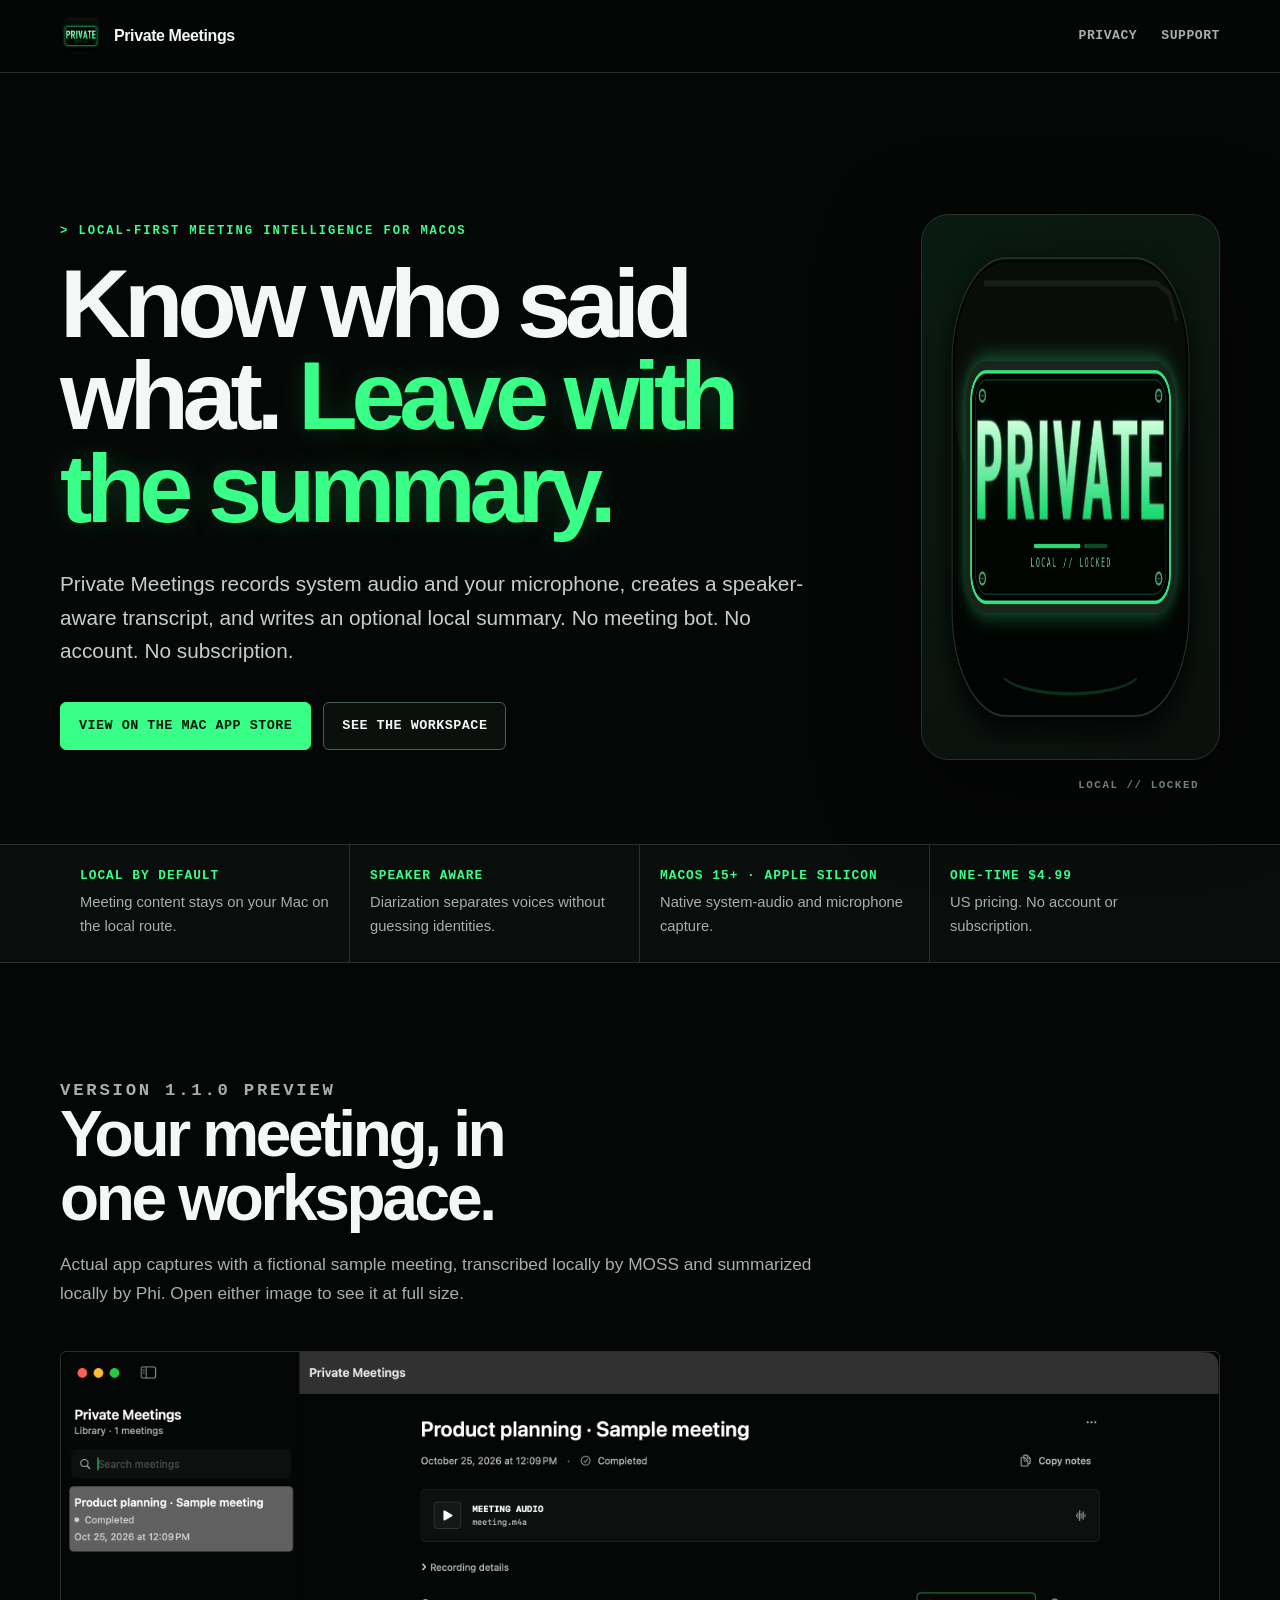
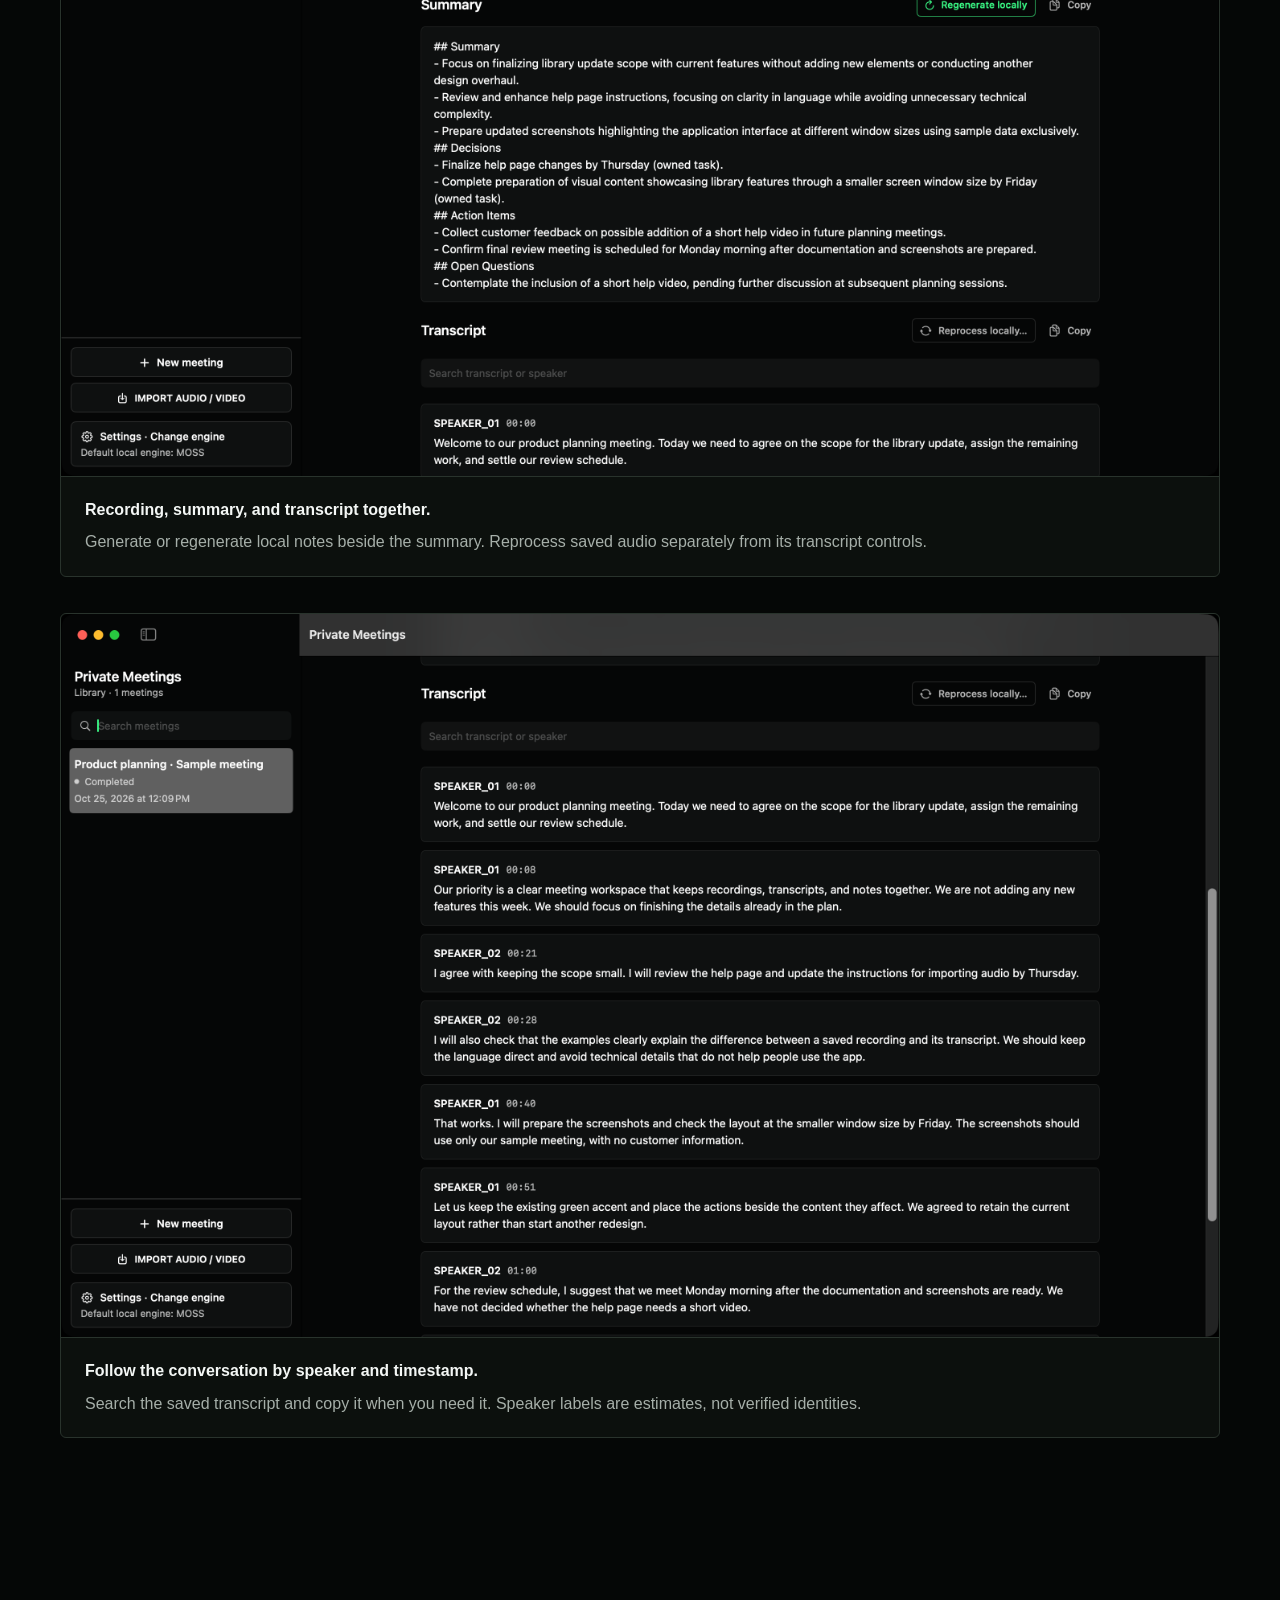
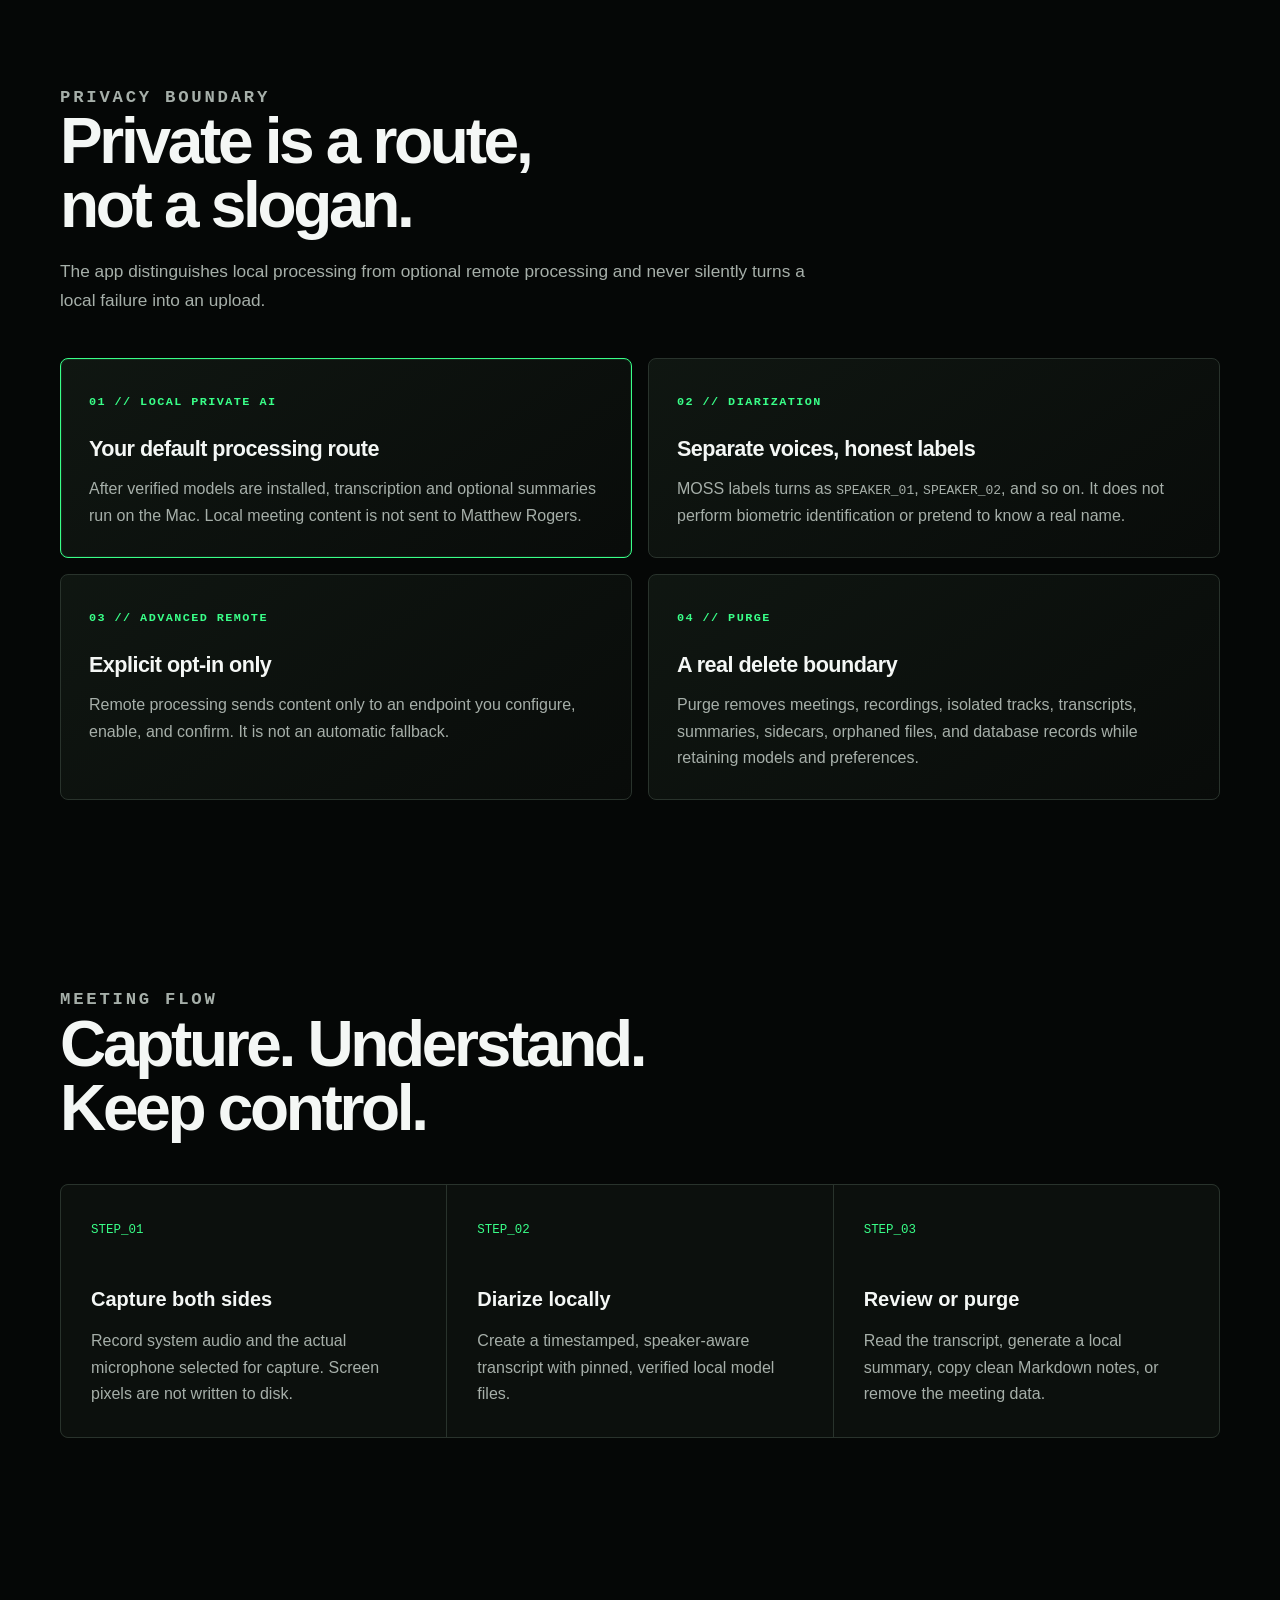
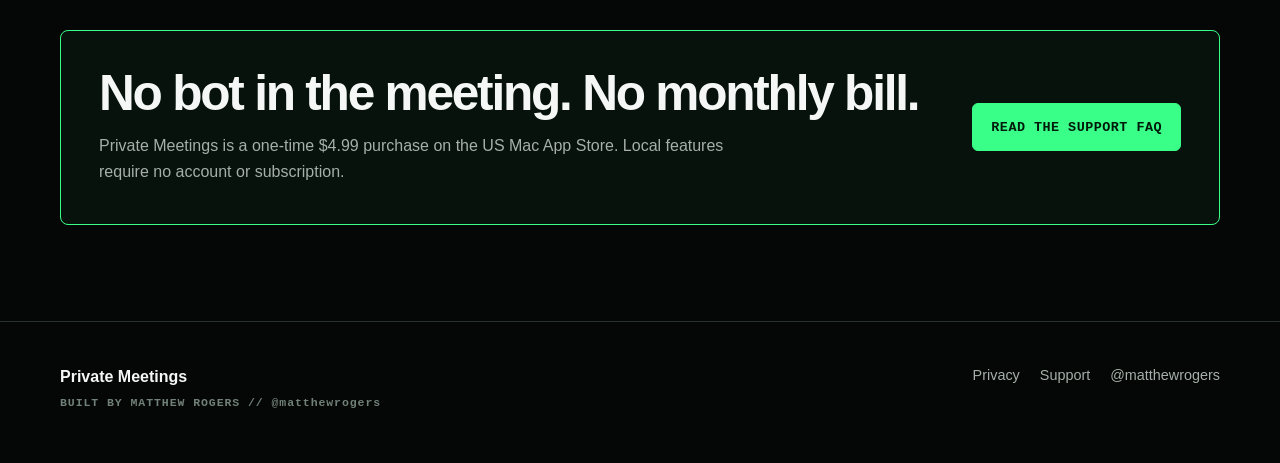
<file: index.html>
<!doctype html>
<html lang="en">
<head>
  <meta charset="utf-8">
  <meta name="viewport" content="width=device-width, initial-scale=1">
  <meta name="theme-color" content="#050706">
  <meta name="description" content="Private Meetings is a local-first Mac recorder with speaker diarization and optional on-device summaries.">
  <meta property="og:title" content="Private Meetings — local, diarized meeting notes">
  <meta property="og:description" content="Know who said what. Leave with the summary. No meeting bot, account, or subscription.">
  <meta property="og:type" content="website">
  <meta property="og:url" content="https://ramborogers.github.io/private-meetings-site/">
  <meta property="og:image" content="https://ramborogers.github.io/private-meetings-site/assets/app-icon.png">
  <link rel="canonical" href="https://ramborogers.github.io/private-meetings-site/">
  <link rel="icon" href="assets/app-icon.png">
  <link rel="stylesheet" href="assets/styles.css">
  <title>Private Meetings — Local, diarized meeting notes for Mac</title>
</head>
<body>
  <a class="skip-link" href="#main">Skip to content</a>
  <header class="site-header">
    <nav class="nav shell" aria-label="Primary navigation">
      <a class="brand" href="./" aria-current="page">
        <img src="assets/app-icon.png" width="42" height="42" alt="">
        <span>Private Meetings</span>
      </a>
      <div class="nav-links">
        <a href="privacy/">Privacy</a>
        <a href="support/">Support</a>
      </div>
    </nav>
  </header>

  <main id="main">
    <section class="hero">
      <div class="shell hero-grid">
        <div>
          <p class="eyebrow">Local-first meeting intelligence for macOS</p>
          <h1>Know who said what. <span class="signal">Leave with the summary.</span></h1>
          <p class="lede">Private Meetings records system audio and your microphone, creates a speaker-aware transcript, and writes an optional local summary. No meeting bot. No account. No subscription.</p>
          <div class="actions">
            <a class="button primary" href="https://apps.apple.com/app/id6799528504">View on the Mac App Store</a>
            <a class="button" href="#screenshots">See the workspace</a>
          </div>
        </div>
        <div class="icon-stage" aria-label="Private Meetings app icon">
          <img src="assets/app-icon.png" width="512" height="512" alt="Private Meetings — Private, Local, Locked">
        </div>
      </div>
    </section>

    <div class="status-strip">
      <div class="shell status-grid">
        <div class="status-item"><strong>Local by default</strong><span>Meeting content stays on your Mac on the local route.</span></div>
        <div class="status-item"><strong>Speaker aware</strong><span>Diarization separates voices without guessing identities.</span></div>
        <div class="status-item"><strong>macOS 15+ · Apple Silicon</strong><span>Native system-audio and microphone capture.</span></div>
        <div class="status-item"><strong>One-time $4.99</strong><span>US pricing. No account or subscription.</span></div>
      </div>
    </div>

    <section class="section" id="screenshots" aria-labelledby="screenshots-heading">
      <div class="shell">
        <div class="section-head">
          <p class="terminal-label">Version 1.1.0 preview</p>
          <h2 id="screenshots-heading">Your meeting, in one workspace.</h2>
          <p>Actual app captures with a fictional sample meeting, transcribed locally by MOSS and summarized locally by Phi. Open either image to see it at full size.</p>
        </div>
        <figure class="product-capture">
          <a href="assets/meeting-workspace-1.1.0.png" aria-label="Open full-size meeting workspace screenshot">
            <img src="assets/meeting-workspace-1.1.0.png" width="2880" height="1800" loading="lazy" decoding="async" alt="Private Meetings showing a sample recording, a locally generated summary with decisions and action items, and contextual summary and transcript controls.">
          </a>
          <figcaption><strong>Recording, summary, and transcript together.</strong> Generate or regenerate local notes beside the summary. Reprocess saved audio separately from its transcript controls.</figcaption>
        </figure>
        <figure class="product-capture">
          <a href="assets/speaker-transcript-1.1.0.png" aria-label="Open full-size speaker transcript screenshot">
            <img src="assets/speaker-transcript-1.1.0.png" width="2880" height="1800" loading="lazy" decoding="async" alt="The sample meeting transcript with timestamped SPEAKER_01 and SPEAKER_02 turns, transcript search, copy, and local reprocessing controls.">
          </a>
          <figcaption><strong>Follow the conversation by speaker and timestamp.</strong> Search the saved transcript and copy it when you need it. Speaker labels are estimates, not verified identities.</figcaption>
        </figure>
      </div>
    </section>

    <section class="section" id="privacy-boundary">
      <div class="shell">
        <div class="section-head">
          <p class="terminal-label">Privacy boundary</p>
          <h2>Private is a route, not a slogan.</h2>
          <p>The app distinguishes local processing from optional remote processing and never silently turns a local failure into an upload.</p>
        </div>
        <div class="card-grid">
          <article class="card highlight">
            <span class="index">01 // LOCAL PRIVATE AI</span>
            <h3>Your default processing route</h3>
            <p>After verified models are installed, transcription and optional summaries run on the Mac. Local meeting content is not sent to Matthew Rogers.</p>
          </article>
          <article class="card">
            <span class="index">02 // DIARIZATION</span>
            <h3>Separate voices, honest labels</h3>
            <p>MOSS labels turns as <code>SPEAKER_01</code>, <code>SPEAKER_02</code>, and so on. It does not perform biometric identification or pretend to know a real name.</p>
          </article>
          <article class="card">
            <span class="index">03 // ADVANCED REMOTE</span>
            <h3>Explicit opt-in only</h3>
            <p>Remote processing sends content only to an endpoint you configure, enable, and confirm. It is not an automatic fallback.</p>
          </article>
          <article class="card">
            <span class="index">04 // PURGE</span>
            <h3>A real delete boundary</h3>
            <p>Purge removes meetings, recordings, isolated tracks, transcripts, summaries, sidecars, orphaned files, and database records while retaining models and preferences.</p>
          </article>
        </div>
      </div>
    </section>

    <section class="section compact">
      <div class="shell">
        <div class="section-head">
          <p class="terminal-label">Meeting flow</p>
          <h2>Capture. Understand. Keep control.</h2>
        </div>
        <div class="flow">
          <article class="flow-step"><code>STEP_01</code><h3>Capture both sides</h3><p>Record system audio and the actual microphone selected for capture. Screen pixels are not written to disk.</p></article>
          <article class="flow-step"><code>STEP_02</code><h3>Diarize locally</h3><p>Create a timestamped, speaker-aware transcript with pinned, verified local model files.</p></article>
          <article class="flow-step"><code>STEP_03</code><h3>Review or purge</h3><p>Read the transcript, generate a local summary, copy clean Markdown notes, or remove the meeting data.</p></article>
        </div>
      </div>
    </section>

    <section class="section">
      <div class="shell callout">
        <div>
          <h2>No bot in the meeting. No monthly bill.</h2>
          <p>Private Meetings is a one-time $4.99 purchase on the US Mac App Store. Local features require no account or subscription.</p>
        </div>
        <a class="button primary" href="support/">Read the support FAQ</a>
      </div>
    </section>
  </main>

  <footer class="site-footer">
    <div class="shell footer-grid">
      <div class="footer-brand">Private Meetings<span>BUILT BY MATTHEW ROGERS // @matthewrogers</span></div>
      <div class="footer-links">
        <a href="privacy/">Privacy</a>
        <a href="support/">Support</a>
        <a href="https://x.com/matthewrogers" rel="me">@matthewrogers</a>
      </div>
    </div>
  </footer>
</body>
</html>
</file>
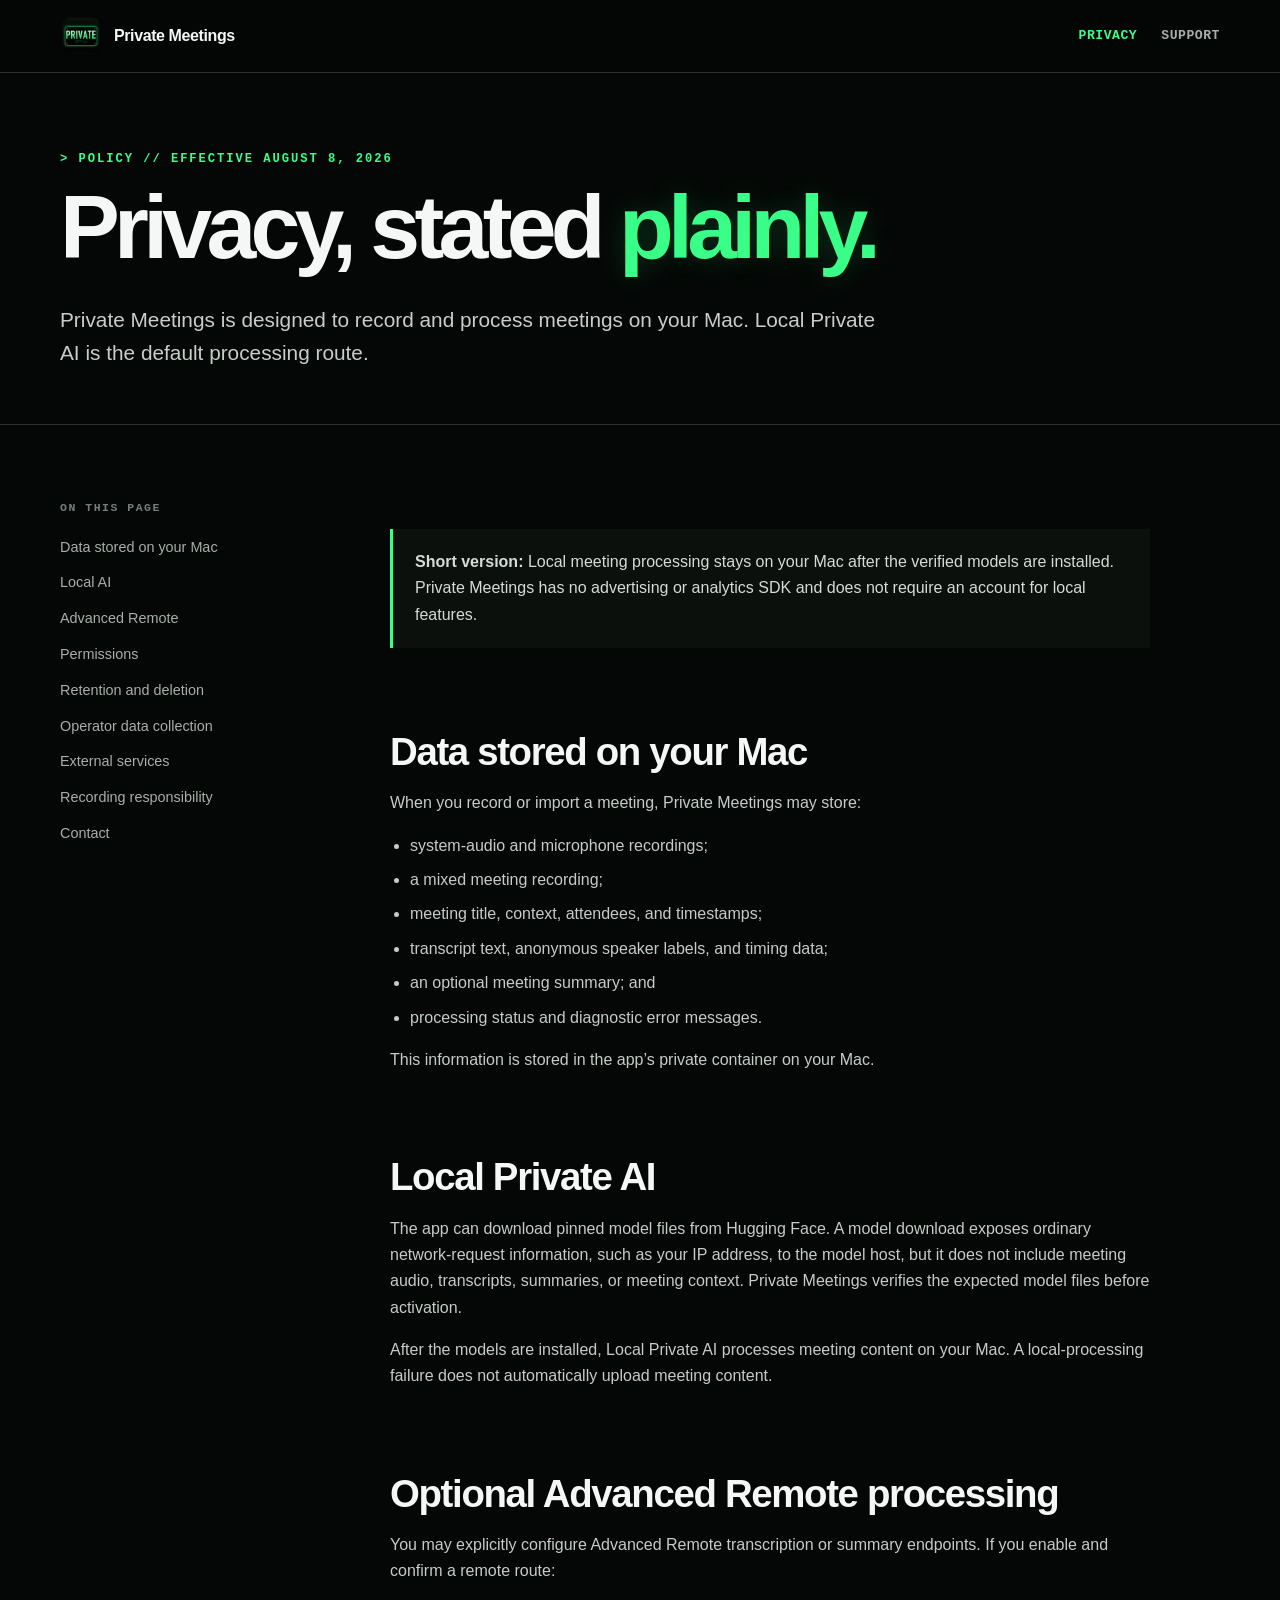
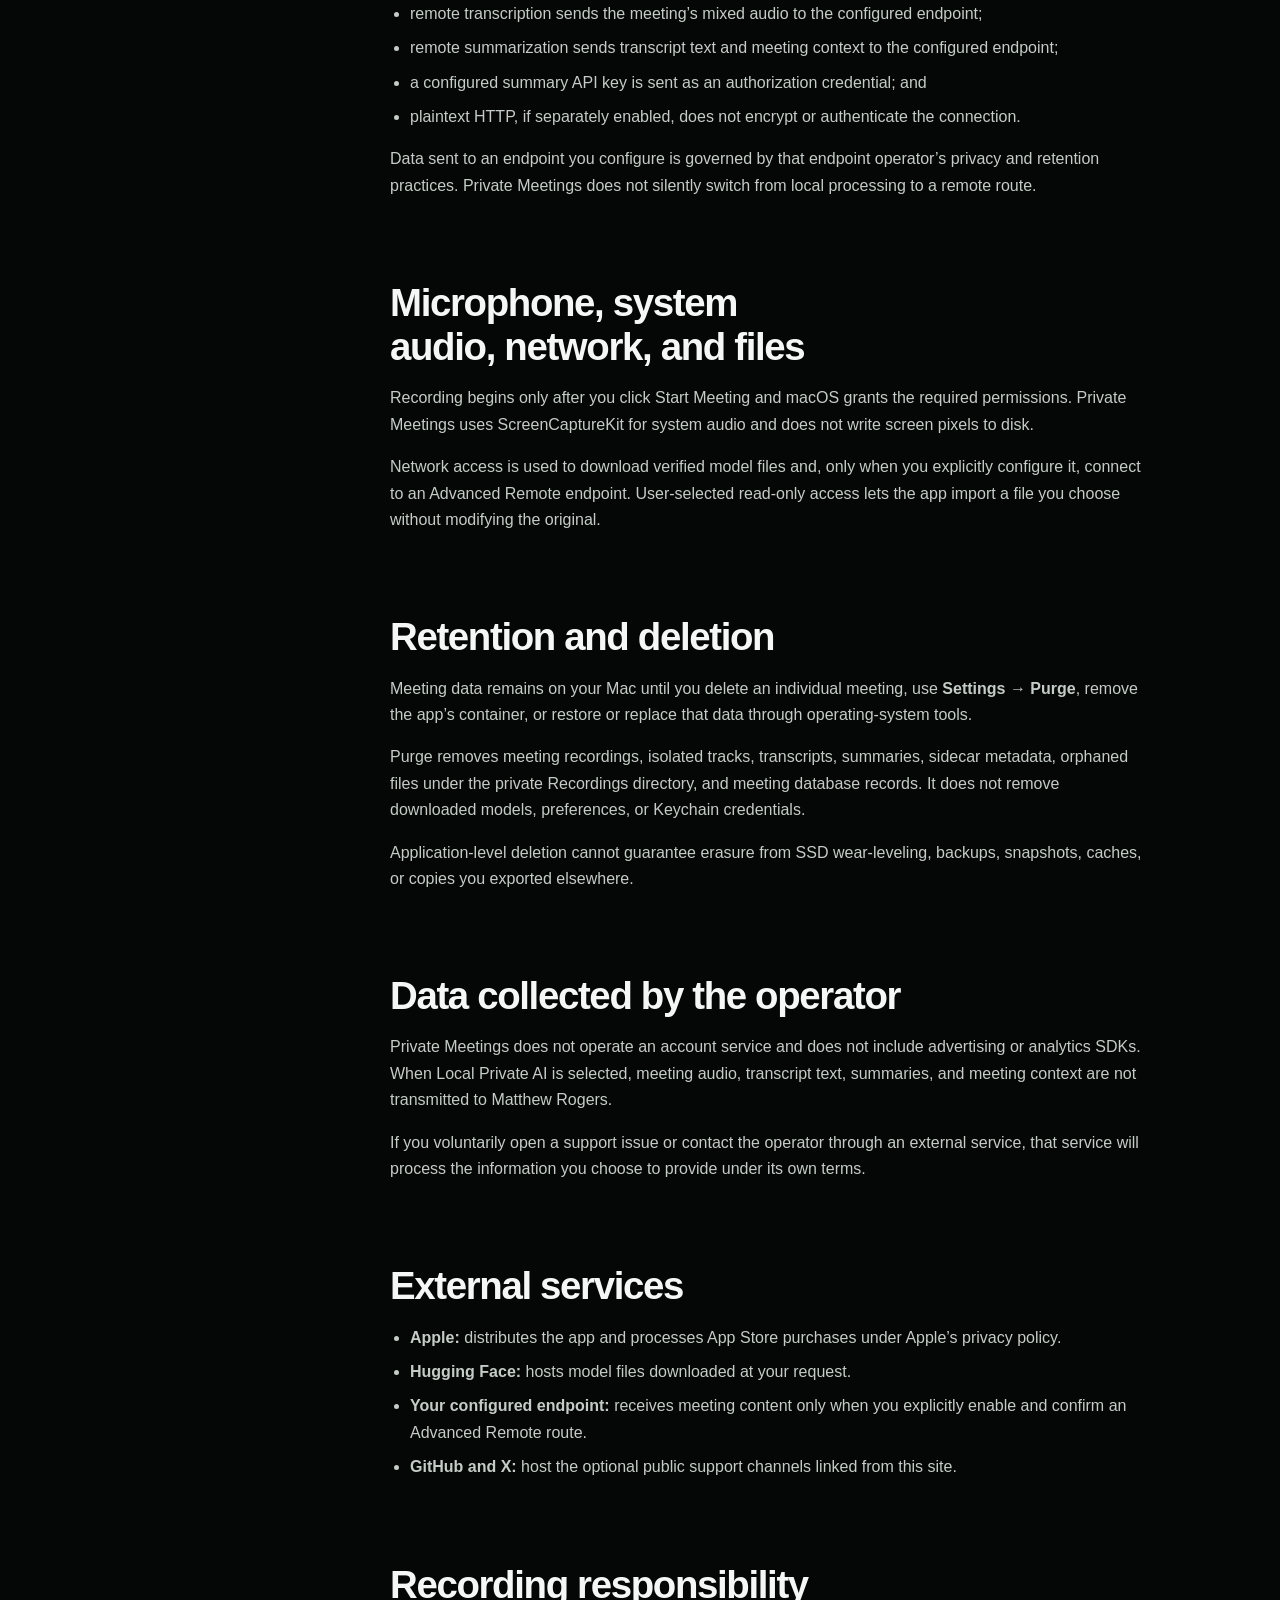
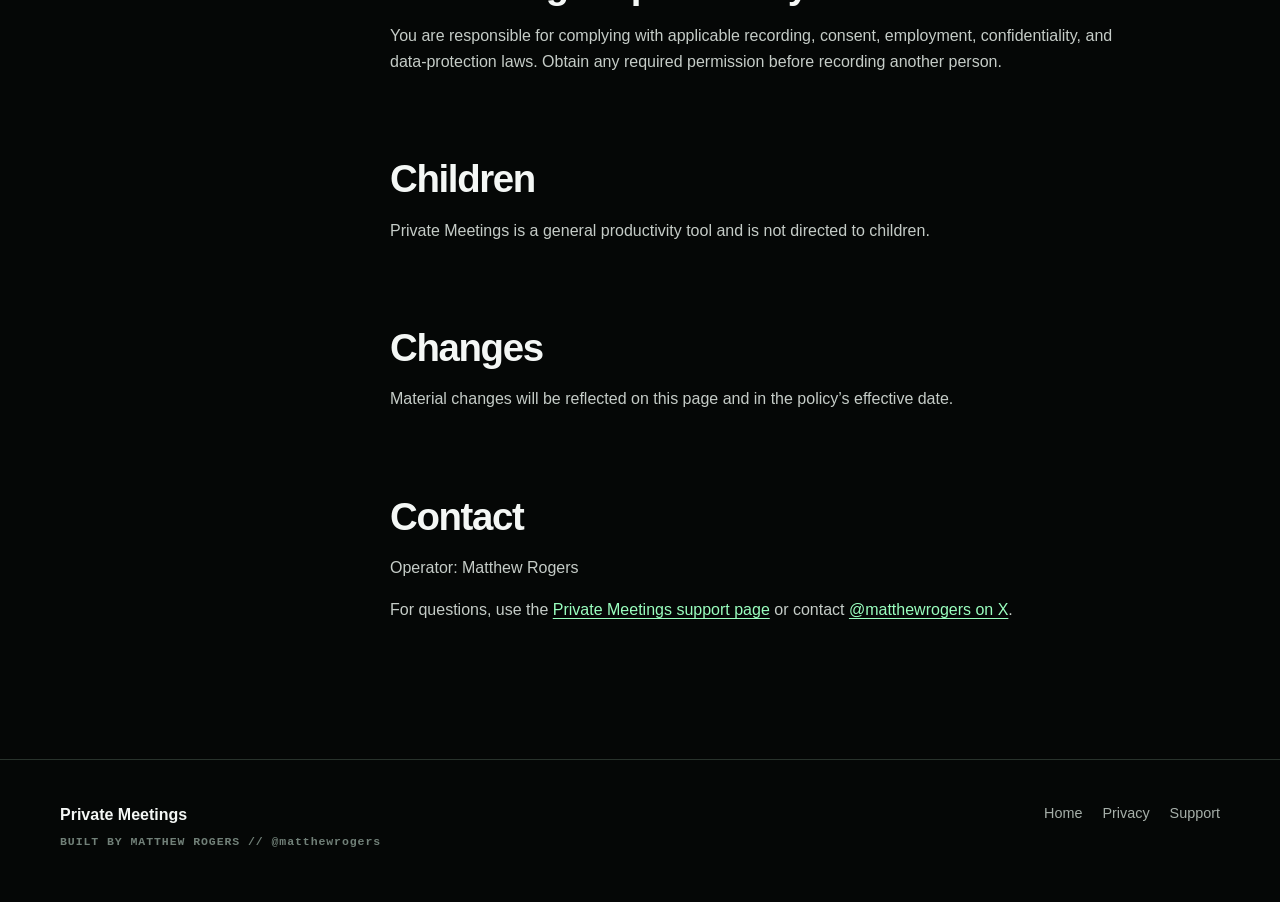
<file: privacy/index.html>
<!doctype html>
<html lang="en">
<head>
  <meta charset="utf-8">
  <meta name="viewport" content="width=device-width, initial-scale=1">
  <meta name="theme-color" content="#050706">
  <meta name="description" content="Privacy Policy for the Private Meetings macOS app.">
  <link rel="canonical" href="https://ramborogers.github.io/private-meetings-site/privacy/">
  <link rel="icon" href="../assets/app-icon.png">
  <link rel="stylesheet" href="../assets/styles.css">
  <title>Privacy Policy — Private Meetings</title>
</head>
<body>
  <a class="skip-link" href="#main">Skip to content</a>
  <header class="site-header">
    <nav class="nav shell" aria-label="Primary navigation">
      <a class="brand" href="../"><img src="../assets/app-icon.png" width="42" height="42" alt=""><span>Private Meetings</span></a>
      <div class="nav-links"><a href="./" aria-current="page">Privacy</a><a href="../support/">Support</a></div>
    </nav>
  </header>

  <main id="main">
    <header class="page-hero">
      <div class="shell">
        <p class="eyebrow">Policy // Effective August 8, 2026</p>
        <h1>Privacy, stated <span class="signal">plainly.</span></h1>
        <p class="lede">Private Meetings is designed to record and process meetings on your Mac. Local Private AI is the default processing route.</p>
      </div>
    </header>

    <div class="shell document">
      <aside class="toc" aria-label="Privacy policy sections">
        <p>On this page</p>
        <a href="#stored">Data stored on your Mac</a>
        <a href="#local-ai">Local AI</a>
        <a href="#remote">Advanced Remote</a>
        <a href="#permissions">Permissions</a>
        <a href="#retention">Retention and deletion</a>
        <a href="#collection">Operator data collection</a>
        <a href="#services">External services</a>
        <a href="#recording">Recording responsibility</a>
        <a href="#contact">Contact</a>
      </aside>

      <article class="prose">
        <div class="notice"><strong>Short version:</strong> Local meeting processing stays on your Mac after the verified models are installed. Private Meetings has no advertising or analytics SDK and does not require an account for local features.</div>

        <h2 id="stored">Data stored on your Mac</h2>
        <p>When you record or import a meeting, Private Meetings may store:</p>
        <ul>
          <li>system-audio and microphone recordings;</li>
          <li>a mixed meeting recording;</li>
          <li>meeting title, context, attendees, and timestamps;</li>
          <li>transcript text, anonymous speaker labels, and timing data;</li>
          <li>an optional meeting summary; and</li>
          <li>processing status and diagnostic error messages.</li>
        </ul>
        <p>This information is stored in the app’s private container on your Mac.</p>

        <h2 id="local-ai">Local Private AI</h2>
        <p>The app can download pinned model files from Hugging Face. A model download exposes ordinary network-request information, such as your IP address, to the model host, but it does not include meeting audio, transcripts, summaries, or meeting context. Private Meetings verifies the expected model files before activation.</p>
        <p>After the models are installed, Local Private AI processes meeting content on your Mac. A local-processing failure does not automatically upload meeting content.</p>

        <h2 id="remote">Optional Advanced Remote processing</h2>
        <p>You may explicitly configure Advanced Remote transcription or summary endpoints. If you enable and confirm a remote route:</p>
        <ul>
          <li>remote transcription sends the meeting’s mixed audio to the configured endpoint;</li>
          <li>remote summarization sends transcript text and meeting context to the configured endpoint;</li>
          <li>a configured summary API key is sent as an authorization credential; and</li>
          <li>plaintext HTTP, if separately enabled, does not encrypt or authenticate the connection.</li>
        </ul>
        <p>Data sent to an endpoint you configure is governed by that endpoint operator’s privacy and retention practices. Private Meetings does not silently switch from local processing to a remote route.</p>

        <h2 id="permissions">Microphone, system audio, network, and files</h2>
        <p>Recording begins only after you click Start Meeting and macOS grants the required permissions. Private Meetings uses ScreenCaptureKit for system audio and does not write screen pixels to disk.</p>
        <p>Network access is used to download verified model files and, only when you explicitly configure it, connect to an Advanced Remote endpoint. User-selected read-only access lets the app import a file you choose without modifying the original.</p>

        <h2 id="retention">Retention and deletion</h2>
        <p>Meeting data remains on your Mac until you delete an individual meeting, use <strong>Settings → Purge</strong>, remove the app’s container, or restore or replace that data through operating-system tools.</p>
        <p>Purge removes meeting recordings, isolated tracks, transcripts, summaries, sidecar metadata, orphaned files under the private Recordings directory, and meeting database records. It does not remove downloaded models, preferences, or Keychain credentials.</p>
        <p>Application-level deletion cannot guarantee erasure from SSD wear-leveling, backups, snapshots, caches, or copies you exported elsewhere.</p>

        <h2 id="collection">Data collected by the operator</h2>
        <p>Private Meetings does not operate an account service and does not include advertising or analytics SDKs. When Local Private AI is selected, meeting audio, transcript text, summaries, and meeting context are not transmitted to Matthew Rogers.</p>
        <p>If you voluntarily open a support issue or contact the operator through an external service, that service will process the information you choose to provide under its own terms.</p>

        <h2 id="services">External services</h2>
        <ul>
          <li><strong>Apple:</strong> distributes the app and processes App Store purchases under Apple’s privacy policy.</li>
          <li><strong>Hugging Face:</strong> hosts model files downloaded at your request.</li>
          <li><strong>Your configured endpoint:</strong> receives meeting content only when you explicitly enable and confirm an Advanced Remote route.</li>
          <li><strong>GitHub and X:</strong> host the optional public support channels linked from this site.</li>
        </ul>

        <h2 id="recording">Recording responsibility</h2>
        <p>You are responsible for complying with applicable recording, consent, employment, confidentiality, and data-protection laws. Obtain any required permission before recording another person.</p>

        <h2>Children</h2>
        <p>Private Meetings is a general productivity tool and is not directed to children.</p>

        <h2>Changes</h2>
        <p>Material changes will be reflected on this page and in the policy’s effective date.</p>

        <h2 id="contact">Contact</h2>
        <p>Operator: Matthew Rogers</p>
        <p>For questions, use the <a href="../support/">Private Meetings support page</a> or contact <a href="https://x.com/matthewrogers">@matthewrogers on X</a>.</p>
      </article>
    </div>
  </main>

  <footer class="site-footer">
    <div class="shell footer-grid">
      <div class="footer-brand">Private Meetings<span>BUILT BY MATTHEW ROGERS // @matthewrogers</span></div>
      <div class="footer-links"><a href="../">Home</a><a href="./">Privacy</a><a href="../support/">Support</a></div>
    </div>
  </footer>
</body>
</html>
</file>
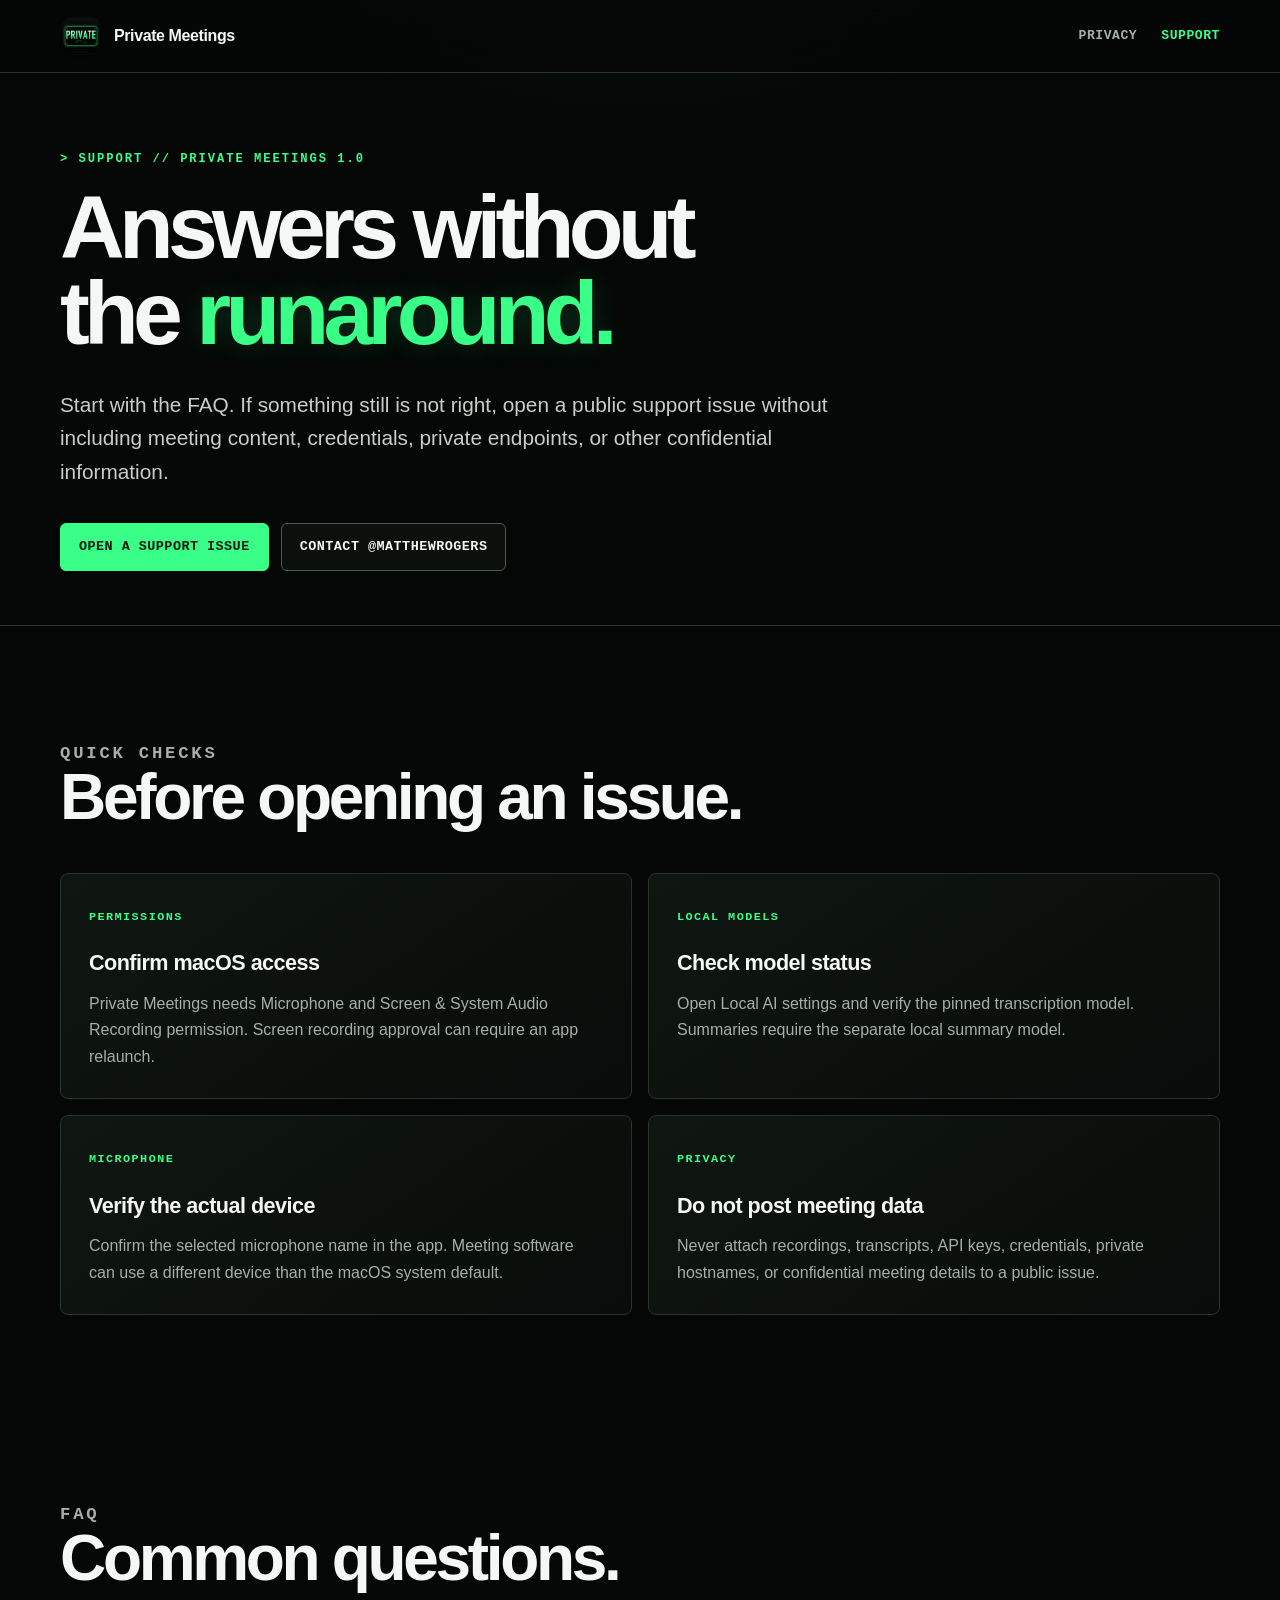
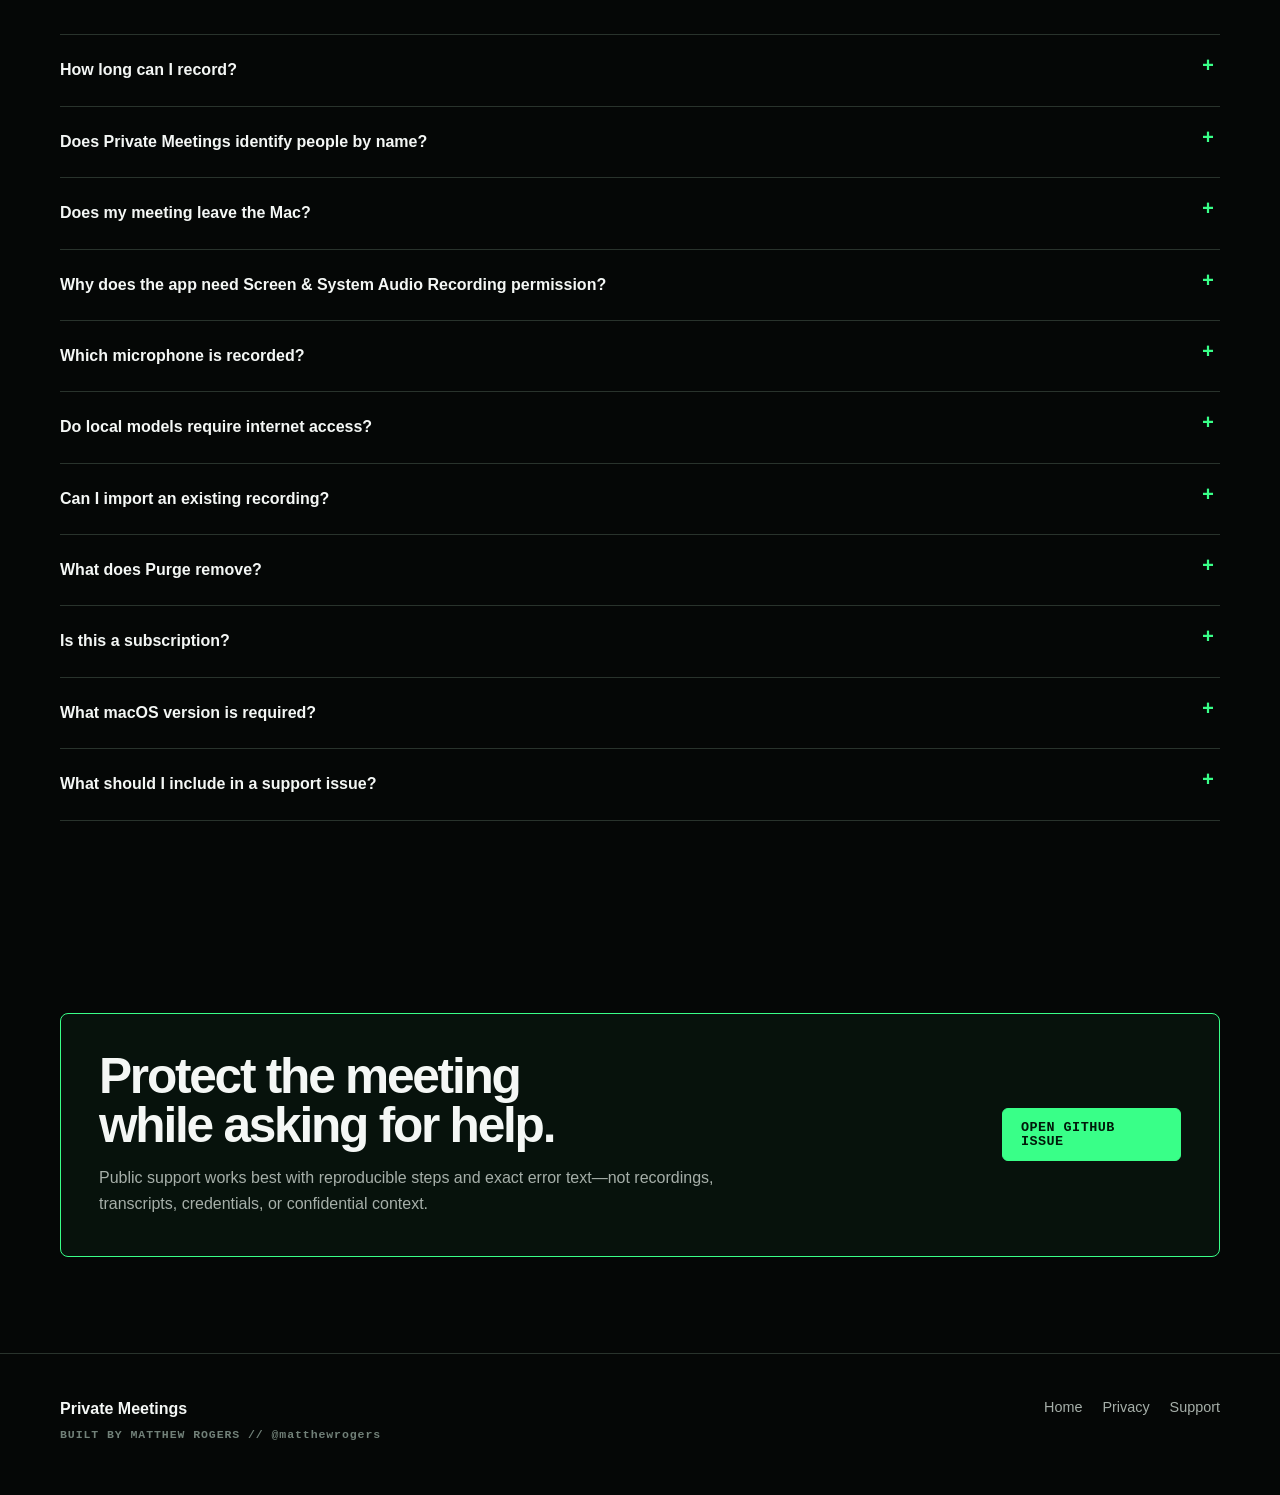
<file: support/index.html>
<!doctype html>
<html lang="en">
<head>
  <meta charset="utf-8">
  <meta name="viewport" content="width=device-width, initial-scale=1">
  <meta name="theme-color" content="#050706">
  <meta name="description" content="Support and frequently asked questions for Private Meetings on macOS.">
  <link rel="canonical" href="https://ramborogers.github.io/private-meetings-site/support/">
  <link rel="icon" href="../assets/app-icon.png">
  <link rel="stylesheet" href="../assets/styles.css">
  <title>Support — Private Meetings</title>
</head>
<body>
  <a class="skip-link" href="#main">Skip to content</a>
  <header class="site-header">
    <nav class="nav shell" aria-label="Primary navigation">
      <a class="brand" href="../"><img src="../assets/app-icon.png" width="42" height="42" alt=""><span>Private Meetings</span></a>
      <div class="nav-links"><a href="../privacy/">Privacy</a><a href="./" aria-current="page">Support</a></div>
    </nav>
  </header>

  <main id="main">
    <header class="page-hero">
      <div class="shell">
        <p class="eyebrow">Support // Private Meetings 1.0</p>
        <h1>Answers without the <span class="signal">runaround.</span></h1>
        <p class="lede">Start with the FAQ. If something still is not right, open a public support issue without including meeting content, credentials, private endpoints, or other confidential information.</p>
        <div class="actions">
          <a class="button primary" href="https://github.com/RamboRogers/private-meetings-site/issues/new">Open a support issue</a>
          <a class="button" href="https://x.com/matthewrogers">Contact @matthewrogers</a>
        </div>
      </div>
    </header>

    <section class="section">
      <div class="shell">
        <div class="section-head">
          <p class="terminal-label">Quick checks</p>
          <h2>Before opening an issue.</h2>
        </div>
        <div class="card-grid">
          <article class="card"><span class="index">PERMISSIONS</span><h3>Confirm macOS access</h3><p>Private Meetings needs Microphone and Screen &amp; System Audio Recording permission. Screen recording approval can require an app relaunch.</p></article>
          <article class="card"><span class="index">LOCAL MODELS</span><h3>Check model status</h3><p>Open Local AI settings and verify the pinned transcription model. Summaries require the separate local summary model.</p></article>
          <article class="card"><span class="index">MICROPHONE</span><h3>Verify the actual device</h3><p>Confirm the selected microphone name in the app. Meeting software can use a different device than the macOS system default.</p></article>
          <article class="card"><span class="index">PRIVACY</span><h3>Do not post meeting data</h3><p>Never attach recordings, transcripts, API keys, credentials, private hostnames, or confidential meeting details to a public issue.</p></article>
        </div>
      </div>
    </section>

    <section class="section compact">
      <div class="shell">
        <div class="section-head"><p class="terminal-label">FAQ</p><h2>Common questions.</h2></div>
        <div class="faq">
          <details><summary>How long can I record?</summary><p>Live capture stops automatically at 70 minutes and warns at 65 minutes. The pinned MOSS model documents a 90-minute single-pass ceiling; the app keeps twenty minutes of margin for reliable finalization and transcription.</p></details>
          <details><summary>Does Private Meetings identify people by name?</summary><p>No. It separates speaker turns with anonymous labels such as <code>SPEAKER_01</code> and <code>SPEAKER_02</code>. It does not perform biometric voice identification or guess a real identity.</p></details>
          <details><summary>Does my meeting leave the Mac?</summary><p>Not when Local Private AI is active. After the local models are installed, transcription and local summaries run on the Mac. Advanced Remote routes send data only after you configure, enable, and confirm that route.</p></details>
          <details><summary>Why does the app need Screen &amp; System Audio Recording permission?</summary><p>ScreenCaptureKit uses that permission to capture system audio. Private Meetings does not write screen pixels to disk.</p></details>
          <details><summary>Which microphone is recorded?</summary><p>The app shows and persists the actual microphone device selected for capture. You can choose the system default, a USB microphone, or a compatible audio interface.</p></details>
          <details><summary>Do local models require internet access?</summary><p>Internet access is required to download them. The app pins and verifies the expected model files before activation. Once installed, local meeting processing does not require uploading meeting content.</p></details>
          <details><summary>Can I import an existing recording?</summary><p>Yes. Choose a supported audio or video file. Private Meetings reads the selected source, creates a private audio-only copy, and does not modify the original file.</p></details>
          <details><summary>What does Purge remove?</summary><p>Purge removes all meetings, recordings, isolated tracks, transcripts, summaries, sidecar metadata, orphaned recording files, and meeting database records. It keeps downloaded AI models, preferences, and Keychain credentials.</p></details>
          <details><summary>Is this a subscription?</summary><p>No. Private Meetings is preparing for a one-time $4.99 Mac App Store launch.</p></details>
          <details><summary>What macOS version is required?</summary><p>macOS 15 or later on Apple silicon.</p></details>
          <details><summary>What should I include in a support issue?</summary><p>Include the app version, macOS version, the feature you were using, what you expected, and the exact non-sensitive error message. Do not post meeting content, credentials, private endpoint details, or personal information.</p></details>
        </div>
      </div>
    </section>

    <section class="section">
      <div class="shell callout">
        <div><h2>Protect the meeting while asking for help.</h2><p>Public support works best with reproducible steps and exact error text—not recordings, transcripts, credentials, or confidential context.</p></div>
        <a class="button primary" href="https://github.com/RamboRogers/private-meetings-site/issues/new">Open GitHub issue</a>
      </div>
    </section>
  </main>

  <footer class="site-footer">
    <div class="shell footer-grid">
      <div class="footer-brand">Private Meetings<span>BUILT BY MATTHEW ROGERS // @matthewrogers</span></div>
      <div class="footer-links"><a href="../">Home</a><a href="../privacy/">Privacy</a><a href="./">Support</a></div>
    </div>
  </footer>
</body>
</html>
</file>
<file: assets/styles.css>
:root {
  color-scheme: dark;
  --bg: #050706;
  --surface: #0c100d;
  --surface-raised: #101712;
  --border: #29332c;
  --border-bright: #42604b;
  --text: #f4f7f5;
  --muted: #a6afa9;
  --quiet: #718078;
  --green: #39ff88;
  --green-soft: #9affbf;
  --green-dark: #113d24;
  --max: 1160px;
  --radius: 8px;
}

* { box-sizing: border-box; }
html { scroll-behavior: smooth; }
body {
  margin: 0;
  min-width: 320px;
  background:
    radial-gradient(circle at 50% -15%, rgba(57, 255, 136, 0.11), transparent 38rem),
    radial-gradient(rgba(57, 255, 136, 0.075) 0.7px, transparent 0.7px),
    var(--bg);
  background-size: auto, 24px 24px, auto;
  color: var(--text);
  font-family: -apple-system, BlinkMacSystemFont, "SF Pro Display", "Segoe UI", sans-serif;
  font-feature-settings: "calt", "rlig";
  line-height: 1.65;
  -webkit-font-smoothing: antialiased;
}

a { color: var(--green-soft); text-underline-offset: 0.2em; }
a:hover { color: var(--green); }
img { max-width: 100%; }

.skip-link {
  position: absolute;
  left: -999px;
  top: 8px;
  z-index: 100;
  padding: 10px 14px;
  color: #001407;
  background: var(--green);
  border-radius: 4px;
  font-weight: 800;
}
.skip-link:focus { left: 8px; }

:focus-visible {
  outline: 3px solid var(--green);
  outline-offset: 3px;
  border-radius: 3px;
}

.shell { width: min(calc(100% - 40px), var(--max)); margin: 0 auto; }

.site-header {
  position: sticky;
  top: 0;
  z-index: 20;
  background: rgba(5, 7, 6, 0.9);
  border-bottom: 1px solid var(--border);
  backdrop-filter: blur(18px);
  -webkit-backdrop-filter: blur(18px);
}
.nav {
  min-height: 72px;
  display: flex;
  align-items: center;
  justify-content: space-between;
  gap: 24px;
}
.brand {
  display: inline-flex;
  align-items: center;
  gap: 12px;
  color: var(--text);
  text-decoration: none;
  font-weight: 850;
  letter-spacing: -0.025em;
}
.brand img { width: 42px; height: 42px; border-radius: 10px; }
.nav-links { display: flex; align-items: center; gap: 24px; }
.nav-links a {
  color: var(--muted);
  text-decoration: none;
  font: 650 0.82rem/1.2 ui-monospace, "SFMono-Regular", Menlo, monospace;
  letter-spacing: 0.04em;
  text-transform: uppercase;
}
.nav-links a:hover, .nav-links a[aria-current="page"] { color: var(--green); }

.hero { padding: clamp(76px, 11vw, 150px) 0 84px; }
.hero-grid { display: grid; grid-template-columns: minmax(0, 1.45fr) minmax(280px, 0.55fr); gap: 72px; align-items: center; }
.eyebrow, .terminal-label {
  margin: 0 0 18px;
  color: var(--green);
  font: 700 0.76rem/1.35 ui-monospace, "SFMono-Regular", Menlo, monospace;
  letter-spacing: 0.16em;
  text-transform: uppercase;
}
.eyebrow::before { content: "> "; }
h1, h2, h3 { text-wrap: balance; }
h1 {
  max-width: 850px;
  margin: 0;
  font-size: clamp(3rem, 7.6vw, 6.85rem);
  font-weight: 760;
  letter-spacing: -0.064em;
  line-height: 0.95;
}
h1 .signal { color: var(--green); text-shadow: 0 0 28px rgba(57, 255, 136, 0.18); }
.lede {
  max-width: 760px;
  margin: 32px 0 0;
  color: #c7cec9;
  font-size: clamp(1.05rem, 2vw, 1.3rem);
  line-height: 1.62;
}
.actions { display: flex; flex-wrap: wrap; gap: 12px; margin-top: 34px; }
.button {
  display: inline-flex;
  align-items: center;
  min-height: 48px;
  padding: 12px 18px;
  border: 1px solid var(--border-bright);
  border-radius: 6px;
  color: var(--text);
  background: var(--surface);
  text-decoration: none;
  font: 750 0.84rem/1 ui-monospace, "SFMono-Regular", Menlo, monospace;
  letter-spacing: 0.035em;
  text-transform: uppercase;
}
.button.primary { color: #001a0a; background: var(--green); border-color: var(--green); }
.button:hover { border-color: var(--green); color: var(--green); transform: translateY(-1px); }
.button.primary:hover { color: #001a0a; background: var(--green-soft); }

.icon-stage {
  position: relative;
  padding: 16px;
  border: 1px solid var(--border);
  border-radius: 28px;
  background: linear-gradient(145deg, rgba(57,255,136,0.08), rgba(12,16,13,0.92));
  box-shadow: 0 28px 90px rgba(0,0,0,0.5);
}
.icon-stage::after {
  content: "LOCAL // LOCKED";
  position: absolute;
  right: 20px;
  bottom: -32px;
  color: var(--quiet);
  font: 650 0.68rem/1 ui-monospace, "SFMono-Regular", Menlo, monospace;
  letter-spacing: 0.14em;
}
.icon-stage img { display: block; width: 100%; border-radius: 22%; }

.status-strip {
  border-top: 1px solid var(--border);
  border-bottom: 1px solid var(--border);
  background: rgba(12, 16, 13, 0.72);
}
.status-grid { display: grid; grid-template-columns: repeat(4, 1fr); }
.status-item { padding: 23px 20px; border-right: 1px solid var(--border); }
.status-item:last-child { border-right: 0; }
.status-item strong { display: block; color: var(--green); font: 760 0.8rem/1.2 ui-monospace, "SFMono-Regular", Menlo, monospace; letter-spacing: 0.08em; text-transform: uppercase; }
.status-item span { display: block; margin-top: 7px; color: var(--muted); font-size: 0.92rem; }

.section { padding: 96px 0; }
.section.compact { padding-top: 72px; }
.section-head { max-width: 780px; margin-bottom: 44px; }
.section-head h2 { margin: 0; font-size: clamp(2.25rem, 5vw, 4.6rem); line-height: 1; letter-spacing: -0.052em; }
.section-head p { margin: 20px 0 0; color: var(--muted); font-size: 1.08rem; }

.product-capture { margin: 0 0 36px; border: 1px solid var(--border); border-radius: 6px; background: var(--surface); }
.product-capture > a { display: block; border-radius: 6px 6px 0 0; }
.product-capture img { display: block; width: 100%; height: auto; border-radius: 6px 6px 0 0; }
.product-capture figcaption { padding: 20px 24px; color: var(--muted); border-top: 1px solid var(--border); }
.product-capture figcaption strong { display: block; margin-bottom: 6px; color: var(--text); }

.card-grid { display: grid; grid-template-columns: repeat(2, minmax(0, 1fr)); gap: 16px; }
.card {
  padding: 28px;
  border: 1px solid var(--border);
  border-radius: var(--radius);
  background: linear-gradient(145deg, rgba(16,23,18,0.96), rgba(9,12,10,0.96));
}
.card.highlight { border-color: var(--green); box-shadow: inset 0 0 0 1px rgba(57,255,136,0.1); }
.card .index { color: var(--green); font: 650 0.74rem/1 ui-monospace, "SFMono-Regular", Menlo, monospace; letter-spacing: 0.12em; }
.card h3 { margin: 17px 0 10px; font-size: 1.35rem; letter-spacing: -0.025em; }
.card p { margin: 0; color: var(--muted); }

.flow { display: grid; grid-template-columns: repeat(3, 1fr); gap: 1px; border: 1px solid var(--border); background: var(--border); border-radius: var(--radius); overflow: hidden; }
.flow-step { min-height: 230px; padding: 30px; background: var(--surface); }
.flow-step code { color: var(--green); font-size: 0.78rem; }
.flow-step h3 { margin: 42px 0 12px; font-size: 1.25rem; }
.flow-step p { margin: 0; color: var(--muted); }

.callout { display: flex; justify-content: space-between; gap: 40px; align-items: center; padding: 38px; border: 1px solid var(--green); border-radius: var(--radius); background: rgba(57,255,136,0.045); }
.callout h2 { margin: 0; font-size: clamp(1.8rem, 4vw, 3.1rem); line-height: 1; letter-spacing: -0.045em; }
.callout p { max-width: 650px; margin: 14px 0 0; color: var(--muted); }

.page-hero { padding: 78px 0 54px; border-bottom: 1px solid var(--border); }
.page-hero h1 { max-width: 980px; font-size: clamp(3rem, 7vw, 6rem); }
.page-hero .lede { max-width: 820px; }
.document { display: grid; grid-template-columns: 250px minmax(0, 760px); gap: 80px; align-items: start; padding: 76px 0 120px; }
.toc { position: sticky; top: 108px; }
.toc p { margin: 0 0 15px; color: var(--quiet); font: 700 0.72rem/1.2 ui-monospace, "SFMono-Regular", Menlo, monospace; letter-spacing: 0.13em; text-transform: uppercase; }
.toc a { display: block; padding: 6px 0; color: var(--muted); text-decoration: none; font-size: 0.9rem; }
.toc a:hover { color: var(--green); }
.prose h2 { margin: 70px 0 16px; padding-top: 12px; font-size: clamp(1.65rem, 3vw, 2.4rem); line-height: 1.15; letter-spacing: -0.035em; }
.prose h2:first-child { margin-top: 0; }
.prose h3 { margin: 34px 0 10px; font-size: 1.15rem; }
.prose p, .prose li { color: #c5ccc7; }
.prose ul { padding-left: 1.25rem; }
.prose li { margin: 8px 0; }
.prose code { color: var(--green-soft); font-family: ui-monospace, "SFMono-Regular", Menlo, monospace; }
.notice { margin: 28px 0; padding: 20px 22px; border-left: 3px solid var(--green); background: var(--surface); color: #d5dbd7; }
.faq { border-top: 1px solid var(--border); }
.faq details { border-bottom: 1px solid var(--border); }
.faq summary { cursor: pointer; padding: 22px 44px 22px 0; color: var(--text); font-weight: 720; list-style: none; position: relative; }
.faq summary::-webkit-details-marker { display: none; }
.faq summary::after { content: "+"; position: absolute; right: 6px; color: var(--green); font: 600 1.25rem/1 ui-monospace, "SFMono-Regular", Menlo, monospace; }
.faq details[open] summary::after { content: "−"; }
.faq details p { margin: -4px 0 24px; color: var(--muted); }

.site-footer { border-top: 1px solid var(--border); padding: 42px 0 52px; background: rgba(5,7,6,0.86); }
.footer-grid { display: flex; justify-content: space-between; gap: 32px; align-items: flex-start; }
.footer-brand { font-weight: 800; }
.footer-brand span { display: block; margin-top: 5px; color: var(--quiet); font: 600 0.72rem/1.4 ui-monospace, "SFMono-Regular", Menlo, monospace; letter-spacing: 0.08em; }
.footer-links { display: flex; flex-wrap: wrap; gap: 20px; }
.footer-links a { color: var(--muted); font-size: 0.9rem; text-decoration: none; }
.footer-links a:hover { color: var(--green); }

@media (max-width: 840px) {
  .hero-grid { grid-template-columns: 1fr; gap: 60px; }
  .icon-stage { max-width: 420px; }
  .status-grid { grid-template-columns: repeat(2, 1fr); }
  .status-item:nth-child(2) { border-right: 0; }
  .status-item:nth-child(-n+2) { border-bottom: 1px solid var(--border); }
  .flow { grid-template-columns: 1fr; }
  .document { grid-template-columns: 1fr; gap: 34px; }
  .toc { position: static; padding-bottom: 24px; border-bottom: 1px solid var(--border); }
}

@media (max-width: 620px) {
  .shell { width: min(calc(100% - 28px), var(--max)); }
  .nav { min-height: 66px; }
  .brand span { display: none; }
  .nav-links { gap: 14px; }
  .nav-links a { font-size: 0.7rem; }
  .hero { padding-top: 64px; }
  h1 { font-size: clamp(2.85rem, 14vw, 4.4rem); }
  .card-grid, .status-grid { grid-template-columns: 1fr; }
  .status-item { border-right: 0; border-bottom: 1px solid var(--border); }
  .status-item:last-child { border-bottom: 0; }
  .callout, .footer-grid { flex-direction: column; align-items: flex-start; }
  .section { padding: 72px 0; }
}

@media (prefers-reduced-motion: reduce) {
  html { scroll-behavior: auto; }
  *, *::before, *::after { transition-duration: 0.01ms !important; animation-duration: 0.01ms !important; }
}
</file>
